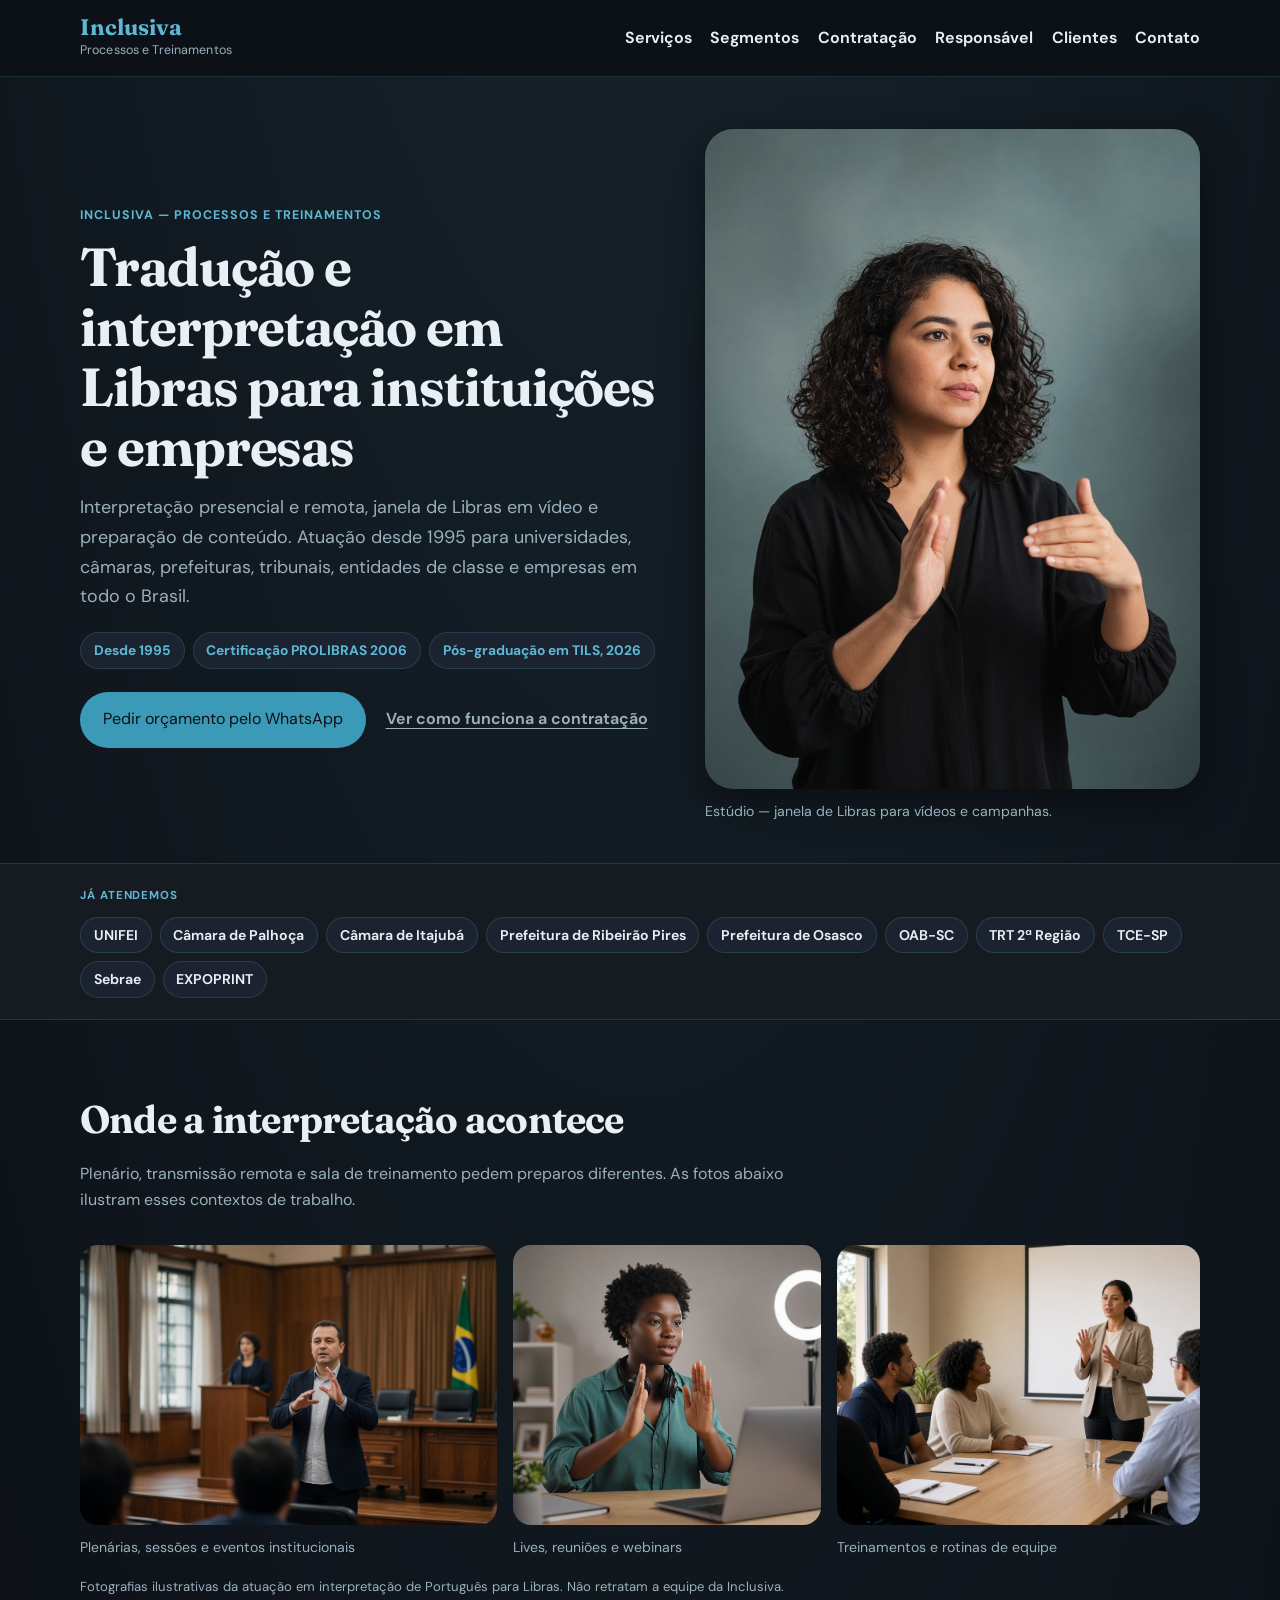
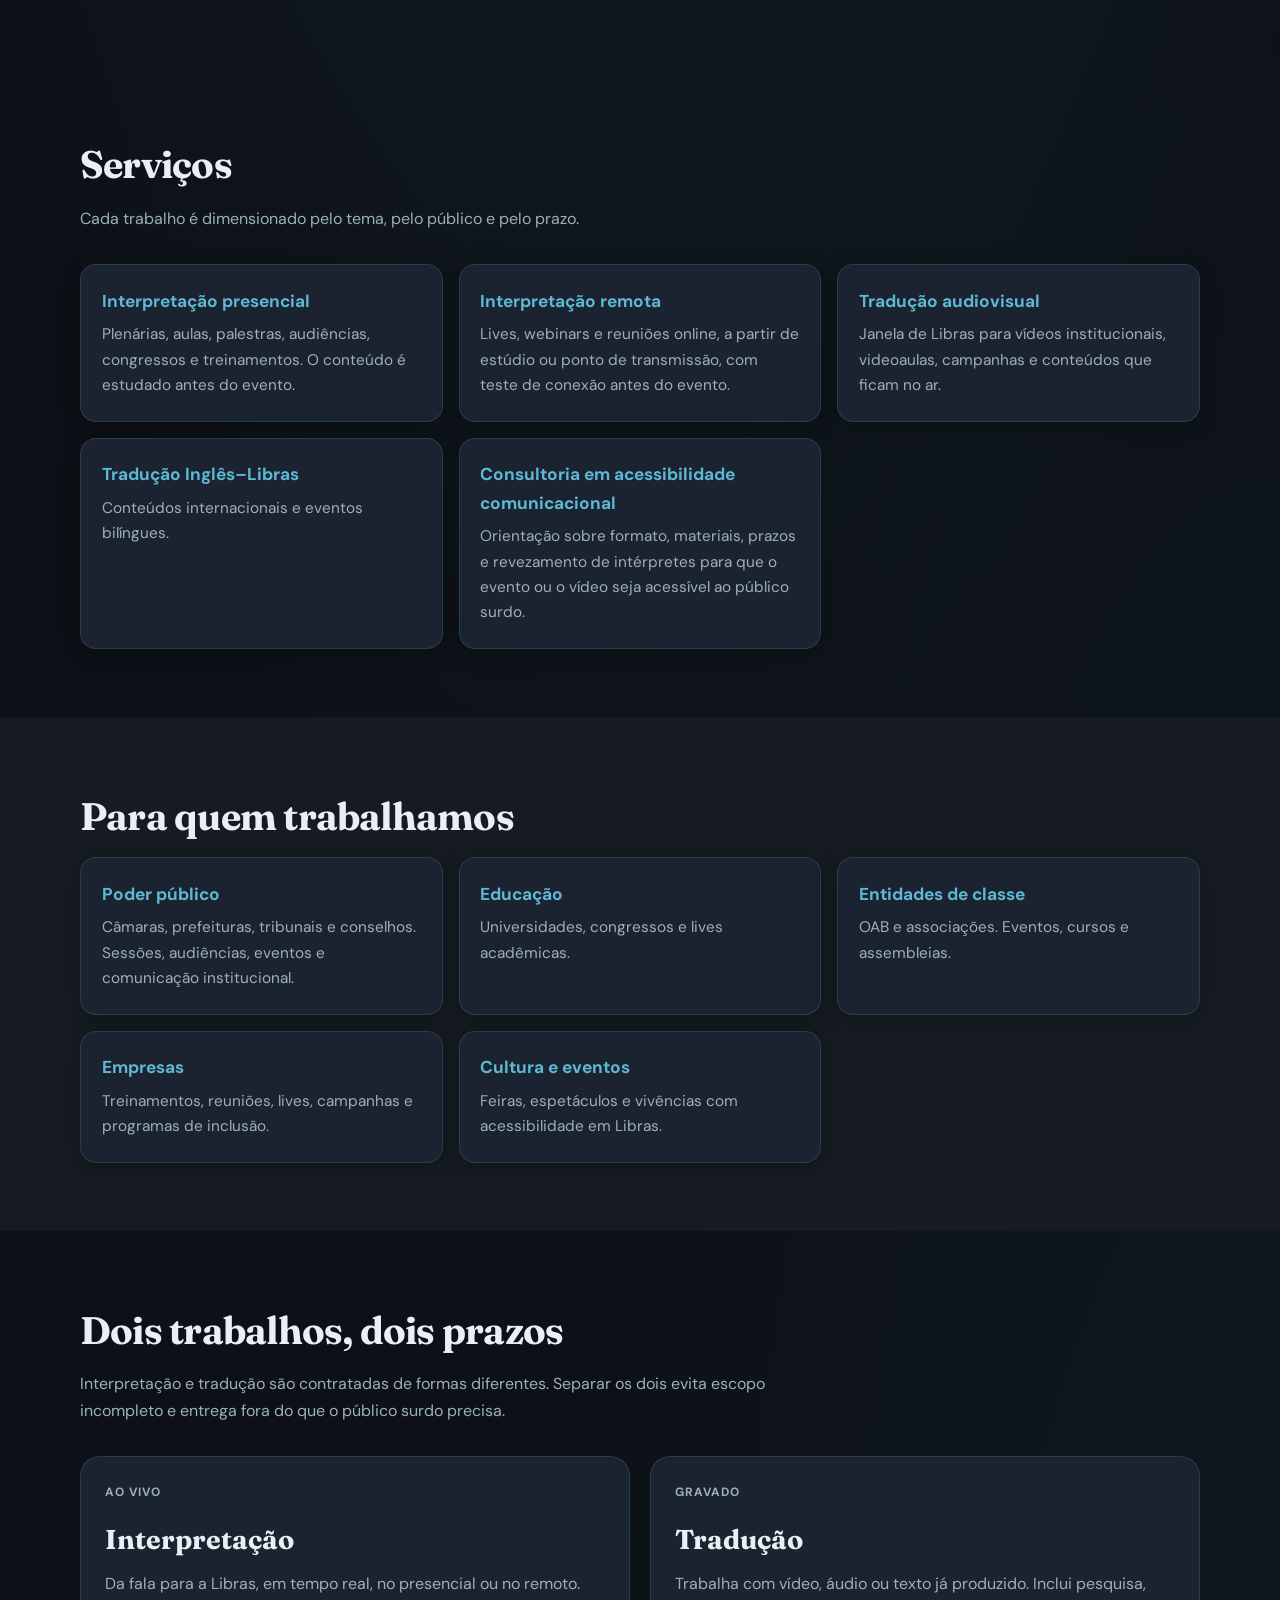
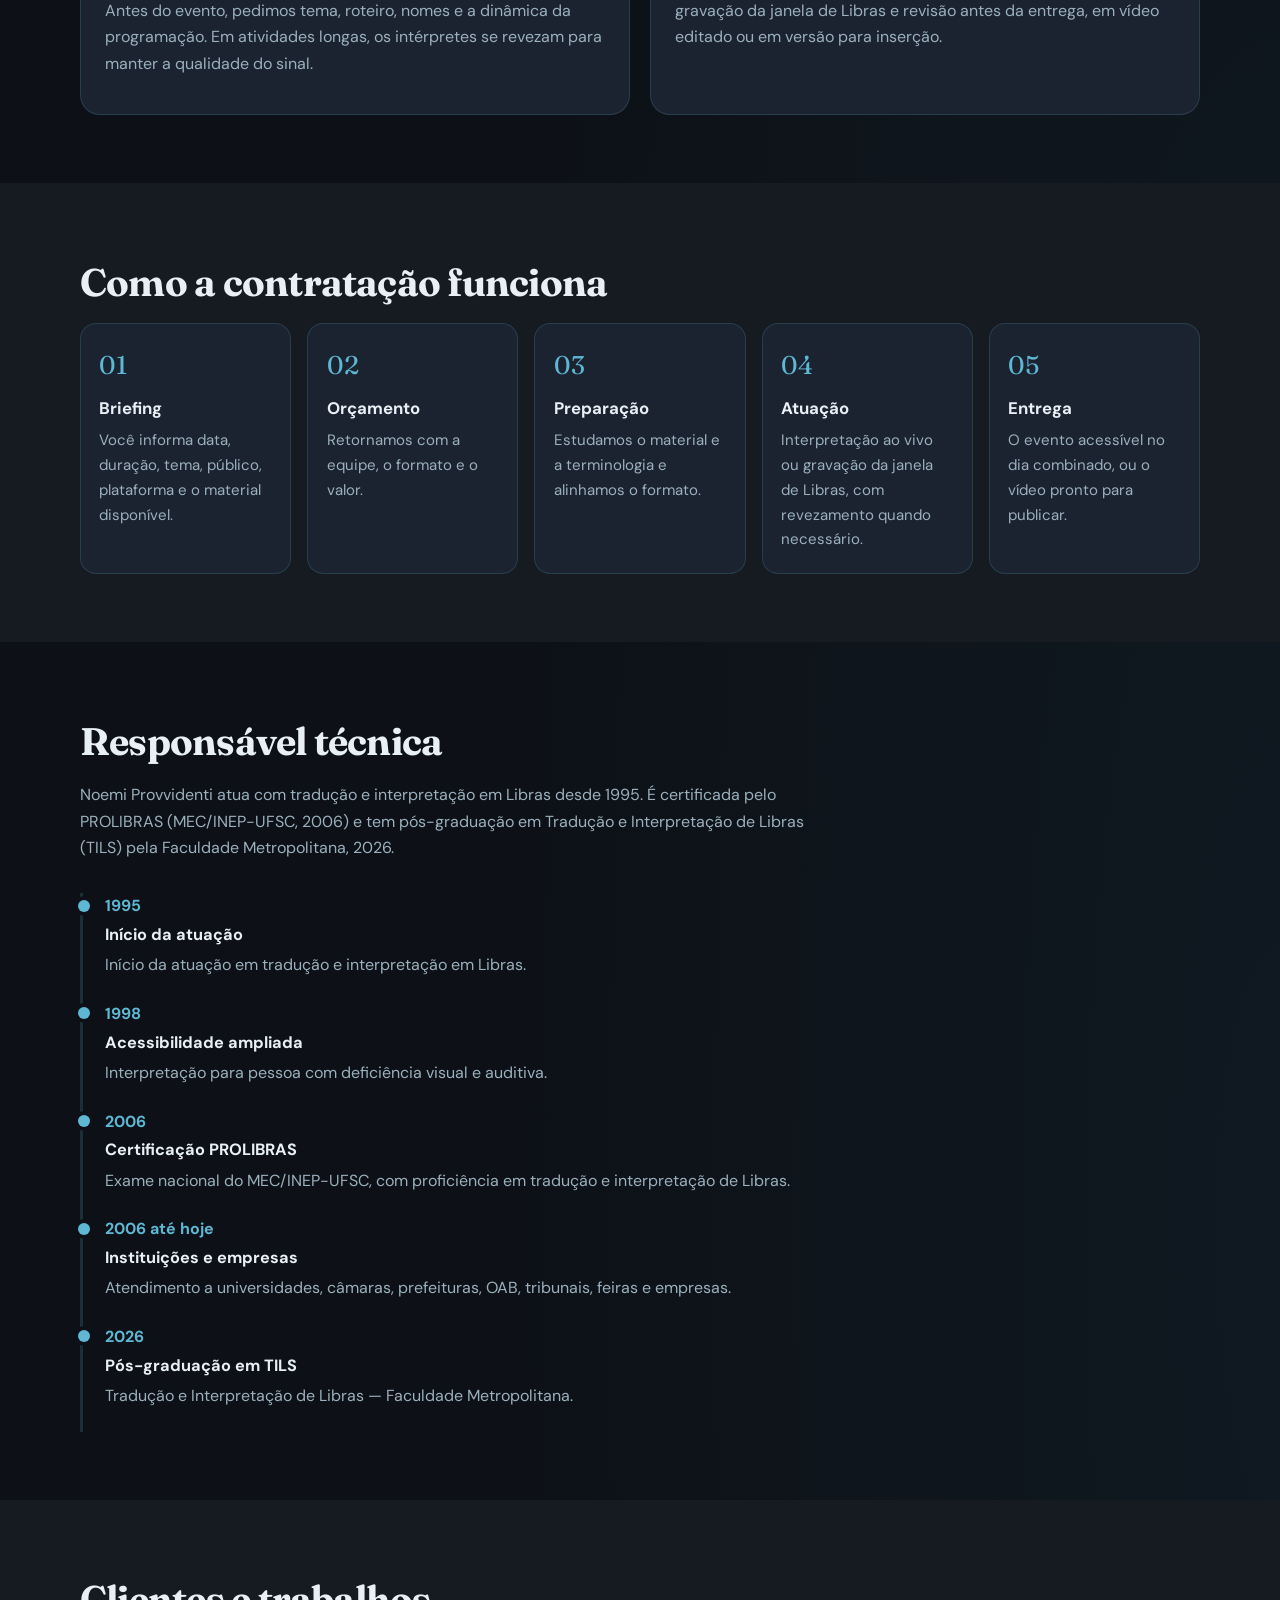
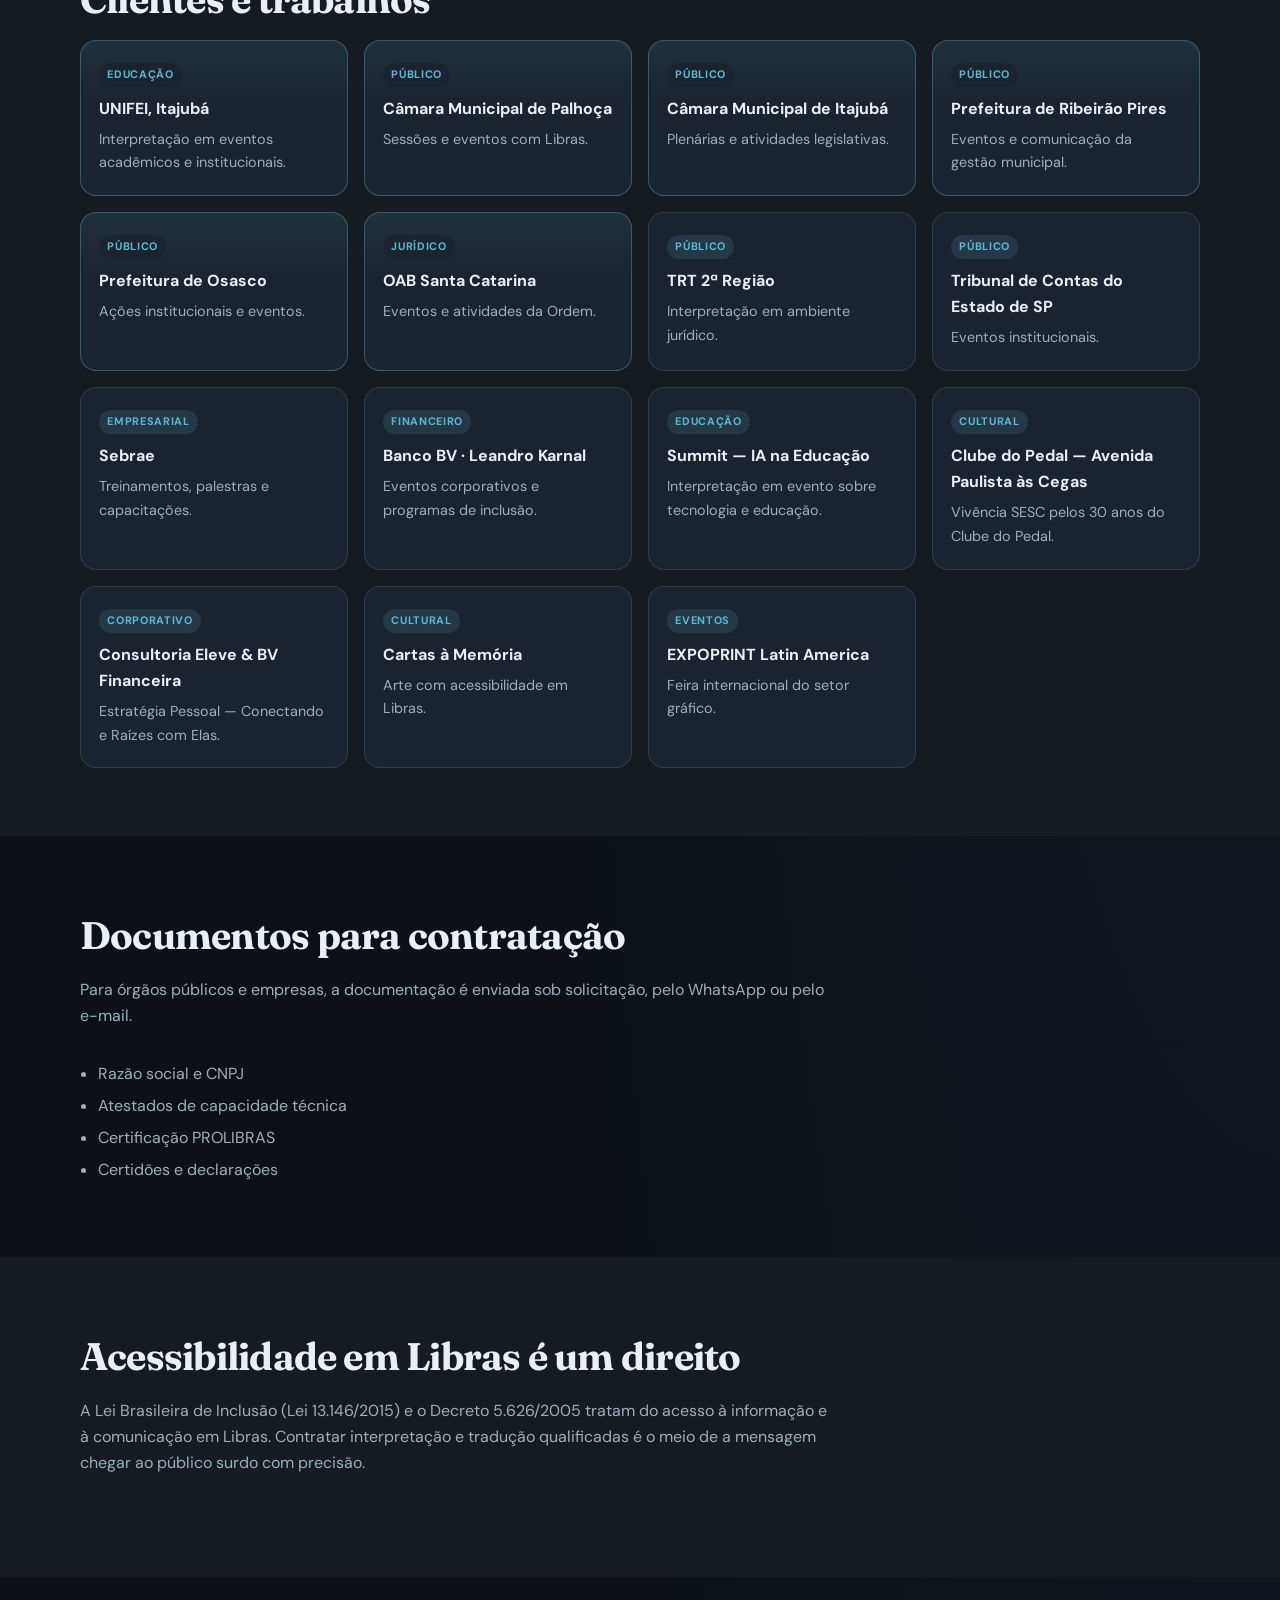
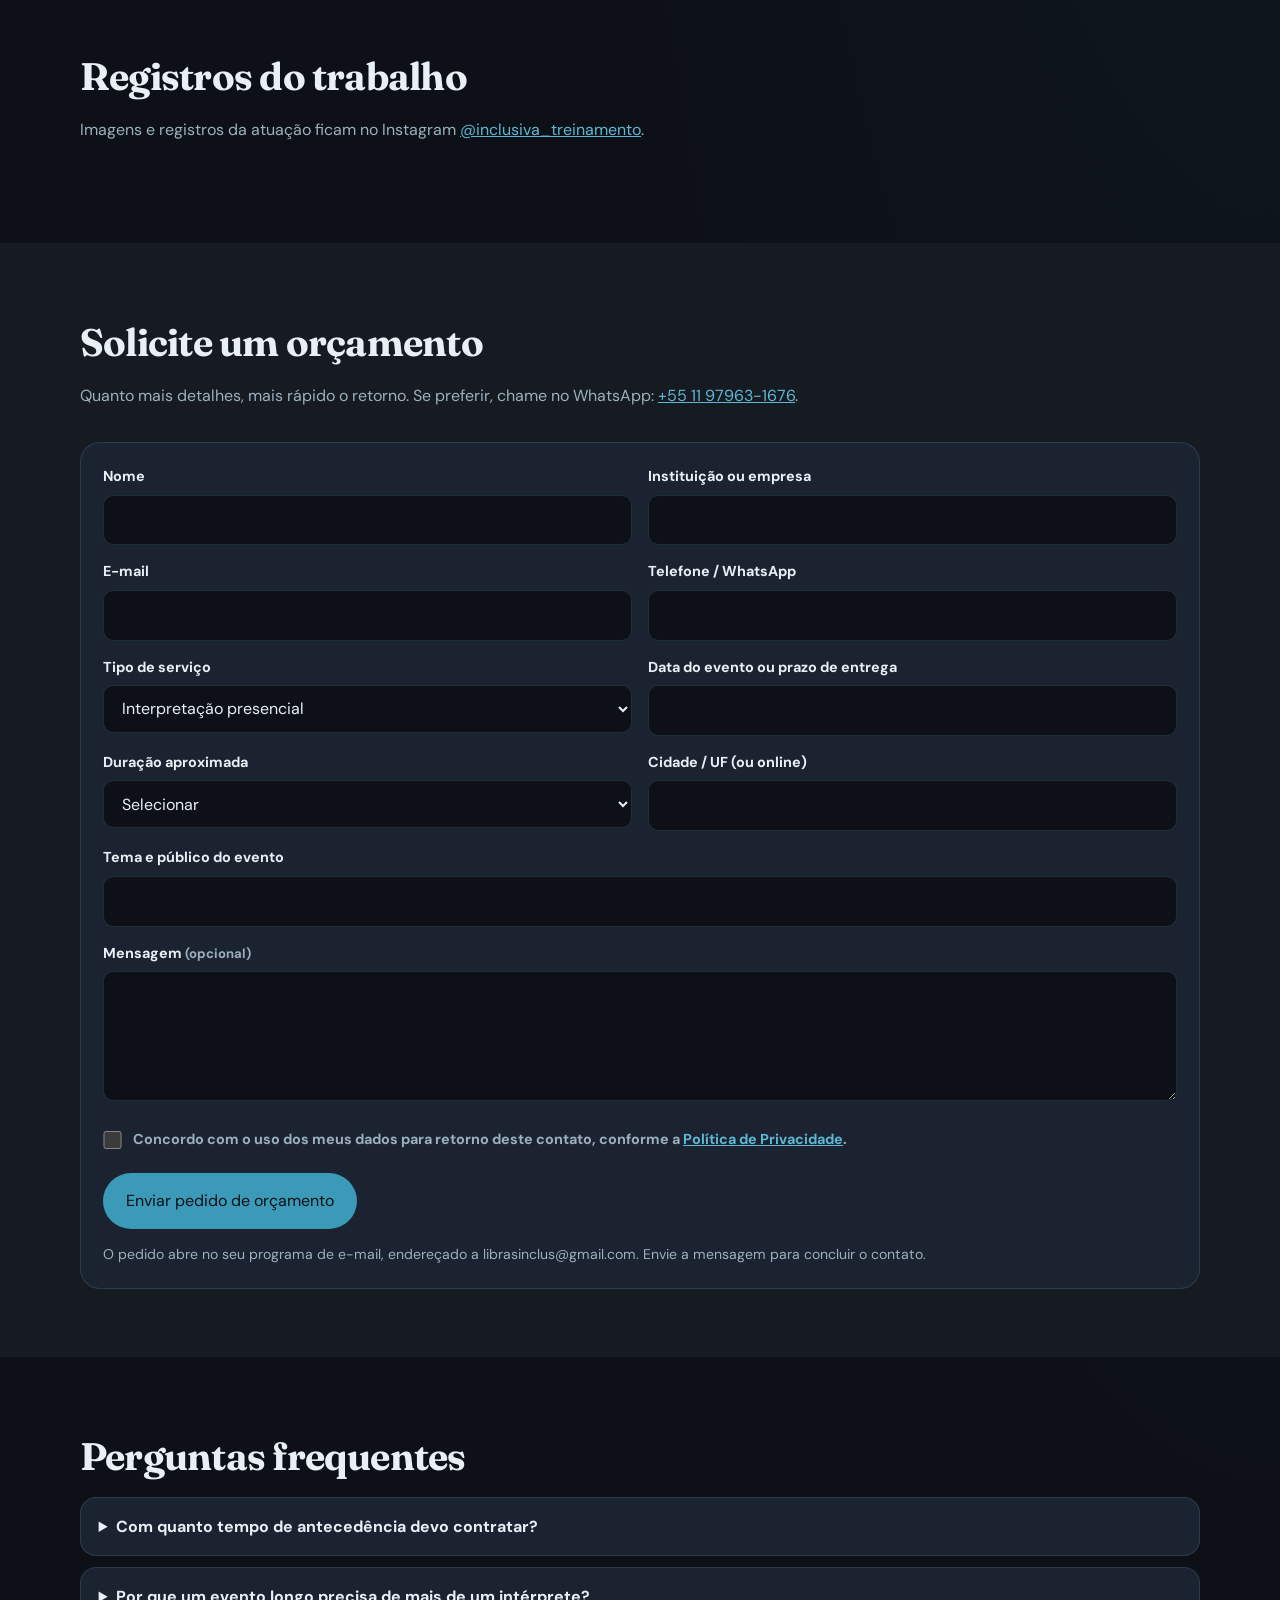
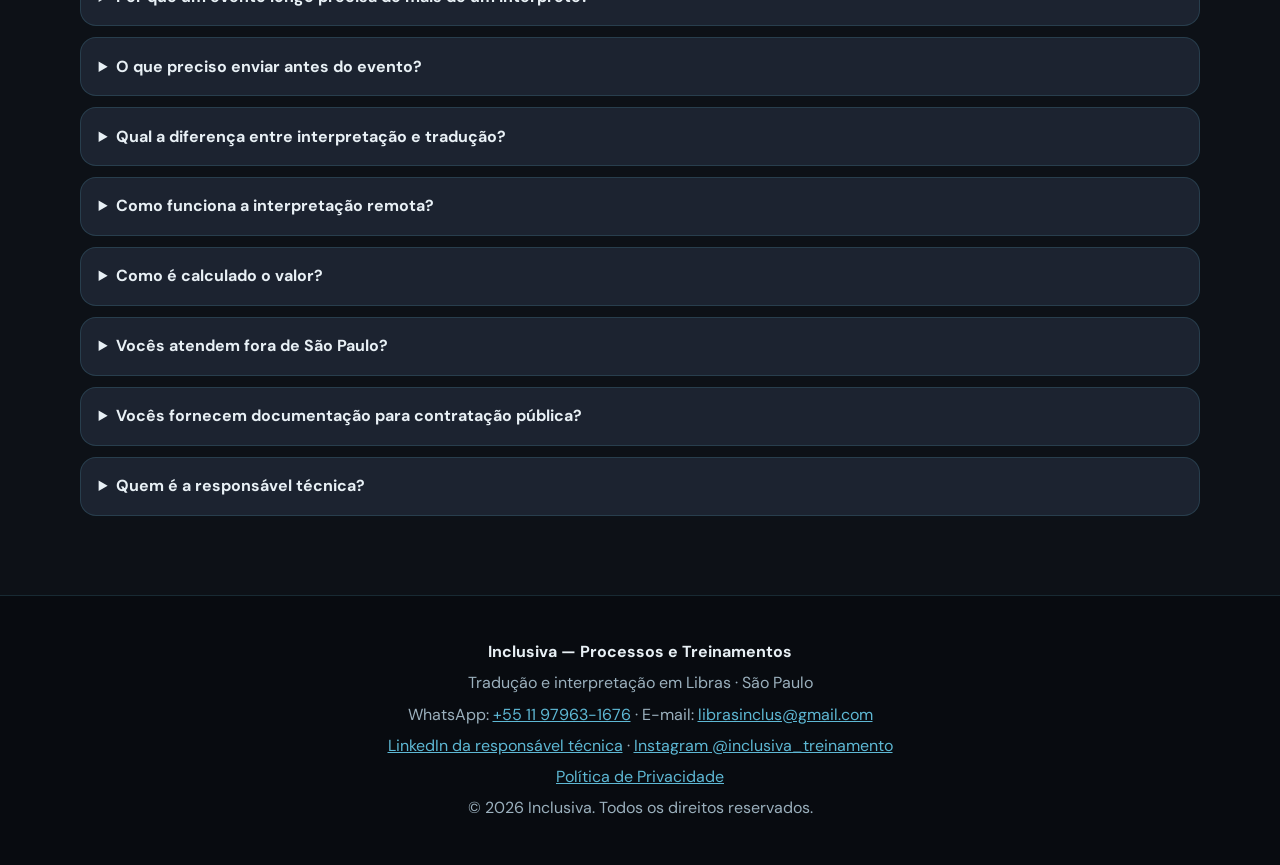
<file: index.html>
<!DOCTYPE html>
<html lang="pt-BR">
<head>
  <meta charset="UTF-8">
  <meta name="viewport" content="width=device-width, initial-scale=1.0">
  <meta name="description" content="Inclusiva - Processos e Treinamentos. Tradução e interpretação em Libras para instituições e empresas. Atuação desde 1995, certificação PROLIBRAS 2006 e pós-graduação em TILS, 2026.">
  <meta name="theme-color" content="#0d1117">
  <title>Inclusiva - Processos e Treinamentos | Tradução e interpretação em Libras</title>
  <link rel="preconnect" href="https://fonts.googleapis.com">
  <link rel="preconnect" href="https://fonts.gstatic.com" crossorigin>
  <link href="https://fonts.googleapis.com/css2?family=DM+Sans:ital,opsz,wght@0,9..40,400;0,9..40,600;0,9..40,700;1,9..40,400&family=Fraunces:opsz,wght@9..144,560;9..144,680&display=swap" rel="stylesheet">
  <link rel="stylesheet" href="style.css">
</head>
<body>
  <a class="skip-link" href="#conteudo">Ir para o conteúdo principal</a>

  <header class="site-header" role="banner">
    <div class="container header-inner">
      <a class="brand" href="#inicio" aria-label="Inclusiva - Processos e Treinamentos, início">
        <strong>Inclusiva</strong>
        <span>Processos e Treinamentos</span>
      </a>
      <button type="button" class="nav-toggle" aria-expanded="false" aria-controls="menu-principal">Menu</button>
      <nav id="menu-principal" class="main-nav" aria-label="Principal">
        <ul>
          <li><a href="#servicos">Serviços</a></li>
          <li><a href="#segmentos">Segmentos</a></li>
          <li><a href="#como-funciona">Contratação</a></li>
          <li><a href="#qualificacao">Responsável</a></li>
          <li><a href="#clientes">Clientes</a></li>
          <li><a href="#contato">Contato</a></li>
        </ul>
      </nav>
    </div>
  </header>

  <main id="conteudo">
    <section id="inicio" class="hero">
      <div class="container hero-grid reveal">
        <div class="hero-copy">
          <p class="hero-kicker">Inclusiva — Processos e Treinamentos</p>
          <h1>Tradução e interpretação em Libras para instituições e empresas</h1>
          <p class="lead">Interpretação presencial e remota, janela de Libras em vídeo e preparação de conteúdo. Atuação desde 1995 para universidades, câmaras, prefeituras, tribunais, entidades de classe e empresas em todo o Brasil.</p>
          <ul class="hero-badges" aria-label="Credenciais para contratação">
            <li>Desde 1995</li>
            <li>Certificação PROLIBRAS 2006</li>
            <li>Pós-graduação em TILS, 2026</li>
          </ul>
          <div class="hero-cta">
            <a class="btn btn-primary" href="https://wa.me/5511979631676?text=Ol%C3%A1%2C%20gostaria%20de%20um%20or%C3%A7amento%20de%20tradu%C3%A7%C3%A3o%20ou%20interpreta%C3%A7%C3%A3o%20em%20Libras.">Pedir orçamento pelo WhatsApp</a>
            <a class="text-link" href="#como-funciona">Ver como funciona a contratação</a>
          </div>
        </div>
        <figure class="hero-figure">
          <img src="interprete-estudio.jpg" width="864" height="1152" alt="Imagem ilustrativa de uma intérprete em estúdio, com as mãos em posição de sinalização em Libras">
          <figcaption>Estúdio — janela de Libras para vídeos e campanhas.</figcaption>
        </figure>
      </div>
    </section>

    <section class="clients-strip" aria-label="Instituições atendidas">
      <div class="container">
        <p class="strip-label">Já atendemos</p>
        <ul class="strip-list">
          <li>UNIFEI</li>
          <li>Câmara de Palhoça</li>
          <li>Câmara de Itajubá</li>
          <li>Prefeitura de Ribeirão Pires</li>
          <li>Prefeitura de Osasco</li>
          <li>OAB-SC</li>
          <li>TRT 2ª Região</li>
          <li>TCE-SP</li>
          <li>Sebrae</li>
          <li>EXPOPRINT</li>
        </ul>
      </div>
    </section>

    <section class="work-gallery" aria-label="Contextos de atuação">
      <div class="container reveal">
        <div class="gallery-head">
          <h2 class="section-title">Onde a interpretação acontece</h2>
          <p class="section-intro">Plenário, transmissão remota e sala de treinamento pedem preparos diferentes. As fotos abaixo ilustram esses contextos de trabalho.</p>
        </div>
        <div class="gallery-grid">
          <figure>
            <img src="interprete-evento.jpg" width="1280" height="720" alt="Imagem ilustrativa de interpretação em Libras em um plenário, com a bandeira do Brasil ao fundo">
            <figcaption>Plenárias, sessões e eventos institucionais</figcaption>
          </figure>
          <figure>
            <img src="interprete-remoto.jpg" width="1152" height="864" alt="Imagem ilustrativa de interpretação remota em Libras, diante de um computador e luz de estúdio">
            <figcaption>Lives, reuniões e webinars</figcaption>
          </figure>
          <figure>
            <img src="interprete-treinamento.jpg" width="1280" height="720" alt="Imagem ilustrativa de interpretação em Libras durante um treinamento corporativo">
            <figcaption>Treinamentos e rotinas de equipe</figcaption>
          </figure>
        </div>
        <p class="gallery-note">Fotografias ilustrativas da atuação em interpretação de Português para Libras. Não retratam a equipe da Inclusiva.</p>
      </div>
    </section>

    <section id="servicos">
      <div class="container reveal">
        <h2 class="section-title">Serviços</h2>
        <p class="section-intro">Cada trabalho é dimensionado pelo tema, pelo público e pelo prazo.</p>
        <div class="cards">
          <article class="card">
            <h3>Interpretação presencial</h3>
            <p>Plenárias, aulas, palestras, audiências, congressos e treinamentos. O conteúdo é estudado antes do evento.</p>
          </article>
          <article class="card">
            <h3>Interpretação remota</h3>
            <p>Lives, webinars e reuniões online, a partir de estúdio ou ponto de transmissão, com teste de conexão antes do evento.</p>
          </article>
          <article class="card">
            <h3>Tradução audiovisual</h3>
            <p>Janela de Libras para vídeos institucionais, videoaulas, campanhas e conteúdos que ficam no ar.</p>
          </article>
          <article class="card">
            <h3>Tradução Inglês–Libras</h3>
            <p>Conteúdos internacionais e eventos bilíngues.</p>
          </article>
          <article class="card">
            <h3>Consultoria em acessibilidade comunicacional</h3>
            <p>Orientação sobre formato, materiais, prazos e revezamento de intérpretes para que o evento ou o vídeo seja acessível ao público surdo.</p>
          </article>
        </div>
      </div>
    </section>

    <section id="segmentos" class="section-alt">
      <div class="container reveal">
        <h2 class="section-title">Para quem trabalhamos</h2>
        <div class="cards">
          <article class="card">
            <h3>Poder público</h3>
            <p>Câmaras, prefeituras, tribunais e conselhos. Sessões, audiências, eventos e comunicação institucional.</p>
          </article>
          <article class="card">
            <h3>Educação</h3>
            <p>Universidades, congressos e lives acadêmicas.</p>
          </article>
          <article class="card">
            <h3>Entidades de classe</h3>
            <p>OAB e associações. Eventos, cursos e assembleias.</p>
          </article>
          <article class="card">
            <h3>Empresas</h3>
            <p>Treinamentos, reuniões, lives, campanhas e programas de inclusão.</p>
          </article>
          <article class="card">
            <h3>Cultura e eventos</h3>
            <p>Feiras, espetáculos e vivências com acessibilidade em Libras.</p>
          </article>
        </div>
      </div>
    </section>

    <section id="formatos">
      <div class="container reveal">
        <h2 class="section-title">Dois trabalhos, dois prazos</h2>
        <p class="section-intro">Interpretação e tradução são contratadas de formas diferentes. Separar os dois evita escopo incompleto e entrega fora do que o público surdo precisa.</p>
        <div class="format-grid">
          <article class="format-card">
            <p class="format-kicker">Ao vivo</p>
            <h3>Interpretação</h3>
            <p>Da fala para a Libras, em tempo real, no presencial ou no remoto. Antes do evento, pedimos tema, roteiro, nomes e a dinâmica da programação. Em atividades longas, os intérpretes se revezam para manter a qualidade do sinal.</p>
          </article>
          <article class="format-card">
            <p class="format-kicker">Gravado</p>
            <h3>Tradução</h3>
            <p>Trabalha com vídeo, áudio ou texto já produzido. Inclui pesquisa, gravação da janela de Libras e revisão antes da entrega, em vídeo editado ou em versão para inserção.</p>
          </article>
        </div>
      </div>
    </section>

    <section id="como-funciona" class="section-alt">
      <div class="container reveal">
        <h2 class="section-title">Como a contratação funciona</h2>
        <ol class="steps">
          <li>
            <h3>Briefing</h3>
            <p>Você informa data, duração, tema, público, plataforma e o material disponível.</p>
          </li>
          <li>
            <h3>Orçamento</h3>
            <p>Retornamos com a equipe, o formato e o valor.</p>
          </li>
          <li>
            <h3>Preparação</h3>
            <p>Estudamos o material e a terminologia e alinhamos o formato.</p>
          </li>
          <li>
            <h3>Atuação</h3>
            <p>Interpretação ao vivo ou gravação da janela de Libras, com revezamento quando necessário.</p>
          </li>
          <li>
            <h3>Entrega</h3>
            <p>O evento acessível no dia combinado, ou o vídeo pronto para publicar.</p>
          </li>
        </ol>
      </div>
    </section>

    <section id="qualificacao">
      <div class="container reveal">
        <h2 class="section-title">Responsável técnica</h2>
        <p class="section-intro">Noemi Provvidenti atua com tradução e interpretação em Libras desde 1995. É certificada pelo PROLIBRAS (MEC/INEP-UFSC, 2006) e tem pós-graduação em Tradução e Interpretação de Libras (TILS) pela Faculdade Metropolitana, 2026.</p>
        <div class="timeline" aria-label="Trajetória profissional">
          <article class="timeline-item">
            <time datetime="1995">1995</time>
            <h3>Início da atuação</h3>
            <p>Início da atuação em tradução e interpretação em Libras.</p>
          </article>
          <article class="timeline-item">
            <time datetime="1998">1998</time>
            <h3>Acessibilidade ampliada</h3>
            <p>Interpretação para pessoa com deficiência visual e auditiva.</p>
          </article>
          <article class="timeline-item">
            <time datetime="2006">2006</time>
            <h3>Certificação PROLIBRAS</h3>
            <p>Exame nacional do MEC/INEP-UFSC, com proficiência em tradução e interpretação de Libras.</p>
          </article>
          <article class="timeline-item">
            <time datetime="2006">2006 até hoje</time>
            <h3>Instituições e empresas</h3>
            <p>Atendimento a universidades, câmaras, prefeituras, OAB, tribunais, feiras e empresas.</p>
          </article>
          <article class="timeline-item">
            <time datetime="2026">2026</time>
            <h3>Pós-graduação em TILS</h3>
            <p>Tradução e Interpretação de Libras — Faculdade Metropolitana.</p>
          </article>
        </div>
      </div>
    </section>

    <section id="clientes" class="section-alt">
      <div class="container reveal">
        <h2 class="section-title">Clientes e trabalhos</h2>
        <div class="portfolio-grid">
          <article class="portfolio-card featured">
            <span class="portfolio-tag">Educação</span>
            <h3>UNIFEI, Itajubá</h3>
            <p>Interpretação em eventos acadêmicos e institucionais.</p>
          </article>
          <article class="portfolio-card featured">
            <span class="portfolio-tag">Público</span>
            <h3>Câmara Municipal de Palhoça</h3>
            <p>Sessões e eventos com Libras.</p>
          </article>
          <article class="portfolio-card featured">
            <span class="portfolio-tag">Público</span>
            <h3>Câmara Municipal de Itajubá</h3>
            <p>Plenárias e atividades legislativas.</p>
          </article>
          <article class="portfolio-card featured">
            <span class="portfolio-tag">Público</span>
            <h3>Prefeitura de Ribeirão Pires</h3>
            <p>Eventos e comunicação da gestão municipal.</p>
          </article>
          <article class="portfolio-card featured">
            <span class="portfolio-tag">Público</span>
            <h3>Prefeitura de Osasco</h3>
            <p>Ações institucionais e eventos.</p>
          </article>
          <article class="portfolio-card featured">
            <span class="portfolio-tag">Jurídico</span>
            <h3>OAB Santa Catarina</h3>
            <p>Eventos e atividades da Ordem.</p>
          </article>
          <article class="portfolio-card">
            <span class="portfolio-tag">Público</span>
            <h3>TRT 2ª Região</h3>
            <p>Interpretação em ambiente jurídico.</p>
          </article>
          <article class="portfolio-card">
            <span class="portfolio-tag">Público</span>
            <h3>Tribunal de Contas do Estado de SP</h3>
            <p>Eventos institucionais.</p>
          </article>
          <article class="portfolio-card">
            <span class="portfolio-tag">Empresarial</span>
            <h3>Sebrae</h3>
            <p>Treinamentos, palestras e capacitações.</p>
          </article>
          <article class="portfolio-card">
            <span class="portfolio-tag">Financeiro</span>
            <h3>Banco BV · Leandro Karnal</h3>
            <p>Eventos corporativos e programas de inclusão.</p>
          </article>
          <article class="portfolio-card">
            <span class="portfolio-tag">Educação</span>
            <h3>Summit — IA na Educação</h3>
            <p>Interpretação em evento sobre tecnologia e educação.</p>
          </article>
          <article class="portfolio-card">
            <span class="portfolio-tag">Cultural</span>
            <h3>Clube do Pedal — Avenida Paulista às Cegas</h3>
            <p>Vivência SESC pelos 30 anos do Clube do Pedal.</p>
          </article>
          <article class="portfolio-card">
            <span class="portfolio-tag">Corporativo</span>
            <h3>Consultoria Eleve &amp; BV Financeira</h3>
            <p>Estratégia Pessoal — Conectando e Raízes com Elas.</p>
          </article>
          <article class="portfolio-card">
            <span class="portfolio-tag">Cultural</span>
            <h3>Cartas à Memória</h3>
            <p>Arte com acessibilidade em Libras.</p>
          </article>
          <article class="portfolio-card">
            <span class="portfolio-tag">Eventos</span>
            <h3>EXPOPRINT Latin America</h3>
            <p>Feira internacional do setor gráfico.</p>
          </article>
        </div>
      </div>
    </section>

    <section id="documentos">
      <div class="container reveal">
        <h2 class="section-title">Documentos para contratação</h2>
        <p class="section-intro">Para órgãos públicos e empresas, a documentação é enviada sob solicitação, pelo WhatsApp ou pelo e-mail.</p>
        <ul class="plain-list">
          <li>Razão social e CNPJ</li>
          <li>Atestados de capacidade técnica</li>
          <li>Certificação PROLIBRAS</li>
          <li>Certidões e declarações</li>
        </ul>
      </div>
    </section>

    <section id="direito" class="section-alt">
      <div class="container reveal">
        <h2 class="section-title">Acessibilidade em Libras é um direito</h2>
        <p class="section-intro">A Lei Brasileira de Inclusão (Lei 13.146/2015) e o Decreto 5.626/2005 tratam do acesso à informação e à comunicação em Libras. Contratar interpretação e tradução qualificadas é o meio de a mensagem chegar ao público surdo com precisão.</p>
      </div>
    </section>

    <section id="registros">
      <div class="container reveal">
        <h2 class="section-title">Registros do trabalho</h2>
        <p class="section-intro">Imagens e registros da atuação ficam no Instagram <a href="https://www.instagram.com/inclusiva_treinamento" target="_blank" rel="noopener noreferrer">@inclusiva_treinamento</a>.</p>
      </div>
    </section>

    <section id="contato" class="section-alt">
      <div class="container reveal">
        <h2 class="section-title">Solicite um orçamento</h2>
        <p class="section-intro">Quanto mais detalhes, mais rápido o retorno. Se preferir, chame no WhatsApp: <a href="https://wa.me/5511979631676">+55 11 97963-1676</a>.</p>
        <form id="contact-form" class="contact-form" aria-label="Formulário de orçamento">
          <div class="form-grid">
            <div>
              <label for="name">Nome</label>
              <input type="text" id="name" name="name" required autocomplete="name">
            </div>
            <div>
              <label for="org">Instituição ou empresa</label>
              <input type="text" id="org" name="org" autocomplete="organization">
            </div>
            <div>
              <label for="email">E-mail</label>
              <input type="email" id="email" name="email" required autocomplete="email">
            </div>
            <div>
              <label for="phone">Telefone / WhatsApp</label>
              <input type="tel" id="phone" name="phone" required autocomplete="tel">
            </div>
            <div>
              <label for="service">Tipo de serviço</label>
              <select id="service" name="service">
                <option>Interpretação presencial</option>
                <option>Interpretação remota</option>
                <option>Tradução audiovisual (janela de Libras)</option>
                <option>Inglês–Libras</option>
                <option>Consultoria</option>
                <option>Ainda não sei</option>
              </select>
            </div>
            <div>
              <label for="event-date">Data do evento ou prazo de entrega</label>
              <input type="text" id="event-date" name="event-date" autocomplete="off">
            </div>
            <div>
              <label for="duration">Duração aproximada</label>
              <select id="duration" name="duration">
                <option value="">Selecionar</option>
                <option>Até 1 hora</option>
                <option>1 a 3 horas</option>
                <option>Meio período</option>
                <option>Dia inteiro</option>
                <option>Vários dias</option>
              </select>
            </div>
            <div>
              <label for="city">Cidade / UF (ou online)</label>
              <input type="text" id="city" name="city" autocomplete="address-level2">
            </div>
            <div class="form-span">
              <label for="topic">Tema e público do evento</label>
              <input type="text" id="topic" name="topic">
            </div>
            <div class="form-span">
              <label for="message">Mensagem <span class="gallery-note">(opcional)</span></label>
              <textarea id="message" name="message" rows="4"></textarea>
            </div>
          </div>
          <div class="check">
            <input type="checkbox" id="privacy" name="privacy" required>
            <label for="privacy">Concordo com o uso dos meus dados para retorno deste contato, conforme a <a href="politica-de-privacidade.html">Política de Privacidade</a>.</label>
          </div>
          <button type="submit" class="btn btn-primary">Enviar pedido de orçamento</button>
          <p class="form-note">O pedido abre no seu programa de e-mail, endereçado a librasinclus@gmail.com. Envie a mensagem para concluir o contato.</p>
        </form>
      </div>
    </section>

    <section id="faq">
      <div class="container reveal">
        <h2 class="section-title">Perguntas frequentes</h2>
        <div class="faq">
          <details>
            <summary>Com quanto tempo de antecedência devo contratar?</summary>
            <p>Quanto antes, melhor, porque a preparação do conteúdo e a montagem da equipe levam tempo. Para demandas urgentes, entre em contato pelo WhatsApp para avaliarmos a disponibilidade.</p>
          </details>
          <details>
            <summary>Por que um evento longo precisa de mais de um intérprete?</summary>
            <p>Interpretar em Libras exige esforço físico e cognitivo. Em atividades longas, os intérpretes se revezam para manter a precisão do sinal.</p>
          </details>
          <details>
            <summary>O que preciso enviar antes do evento?</summary>
            <p>Tema, programação, roteiro ou apresentação, nomes de palestrantes e termos técnicos, além de plataforma e data. Esse material permite a preparação antes da atuação.</p>
          </details>
          <details>
            <summary>Qual a diferença entre interpretação e tradução?</summary>
            <p>Interpretação acontece ao vivo, em tempo real. Tradução trabalha com conteúdo já produzido — vídeo, áudio ou texto — e inclui pesquisa, gravação e revisão da janela de Libras.</p>
          </details>
          <details>
            <summary>Como funciona a interpretação remota?</summary>
            <p>A atuação é feita de estúdio ou de um ponto de transmissão, em lives, webinars e reuniões online. Há teste de conexão antes do evento para checar imagem e áudio.</p>
          </details>
          <details>
            <summary>Como é calculado o valor?</summary>
            <p>Depende do formato, da duração, do tema, do número de profissionais e do local. O orçamento é enviado depois do briefing.</p>
          </details>
          <details>
            <summary>Vocês atendem fora de São Paulo?</summary>
            <p>Sim. O atendimento é presencial ou remoto, em todo o Brasil. Quando há deslocamento, ele entra no orçamento.</p>
          </details>
          <details>
            <summary>Vocês fornecem documentação para contratação pública?</summary>
            <p>Sim. CNPJ, atestados de capacidade técnica e certificação são enviados sob solicitação. Veja a seção <a href="#documentos">Documentos para contratação</a>.</p>
          </details>
          <details>
            <summary>Quem é a responsável técnica?</summary>
            <p>Noemi Provvidenti, com atuação desde 1995, certificação PROLIBRAS (2006) e pós-graduação em TILS (2026).</p>
          </details>
        </div>
      </div>
    </section>
  </main>

  <footer class="site-footer" role="contentinfo">
    <div class="container">
      <p><strong>Inclusiva — Processos e Treinamentos</strong></p>
      <p>Tradução e interpretação em Libras · São Paulo</p>
      <p>WhatsApp: <a href="https://wa.me/5511979631676">+55 11 97963-1676</a> · E-mail: <a href="mailto:librasinclus@gmail.com">librasinclus@gmail.com</a></p>
      <p><a href="https://www.linkedin.com/in/noemi-provvidenti/" target="_blank" rel="noopener noreferrer">LinkedIn da responsável técnica</a> · <a href="https://www.instagram.com/inclusiva_treinamento" target="_blank" rel="noopener noreferrer">Instagram @inclusiva_treinamento</a></p>
      <p><a href="politica-de-privacidade.html">Política de Privacidade</a></p>
      <p>&copy; <span id="year"></span> Inclusiva. Todos os direitos reservados.</p>
    </div>
  </footer>

  <button type="button" class="back-to-top" aria-label="Voltar ao topo">↑</button>
  <script src="script.js"></script>
</body>
</html>
</file>
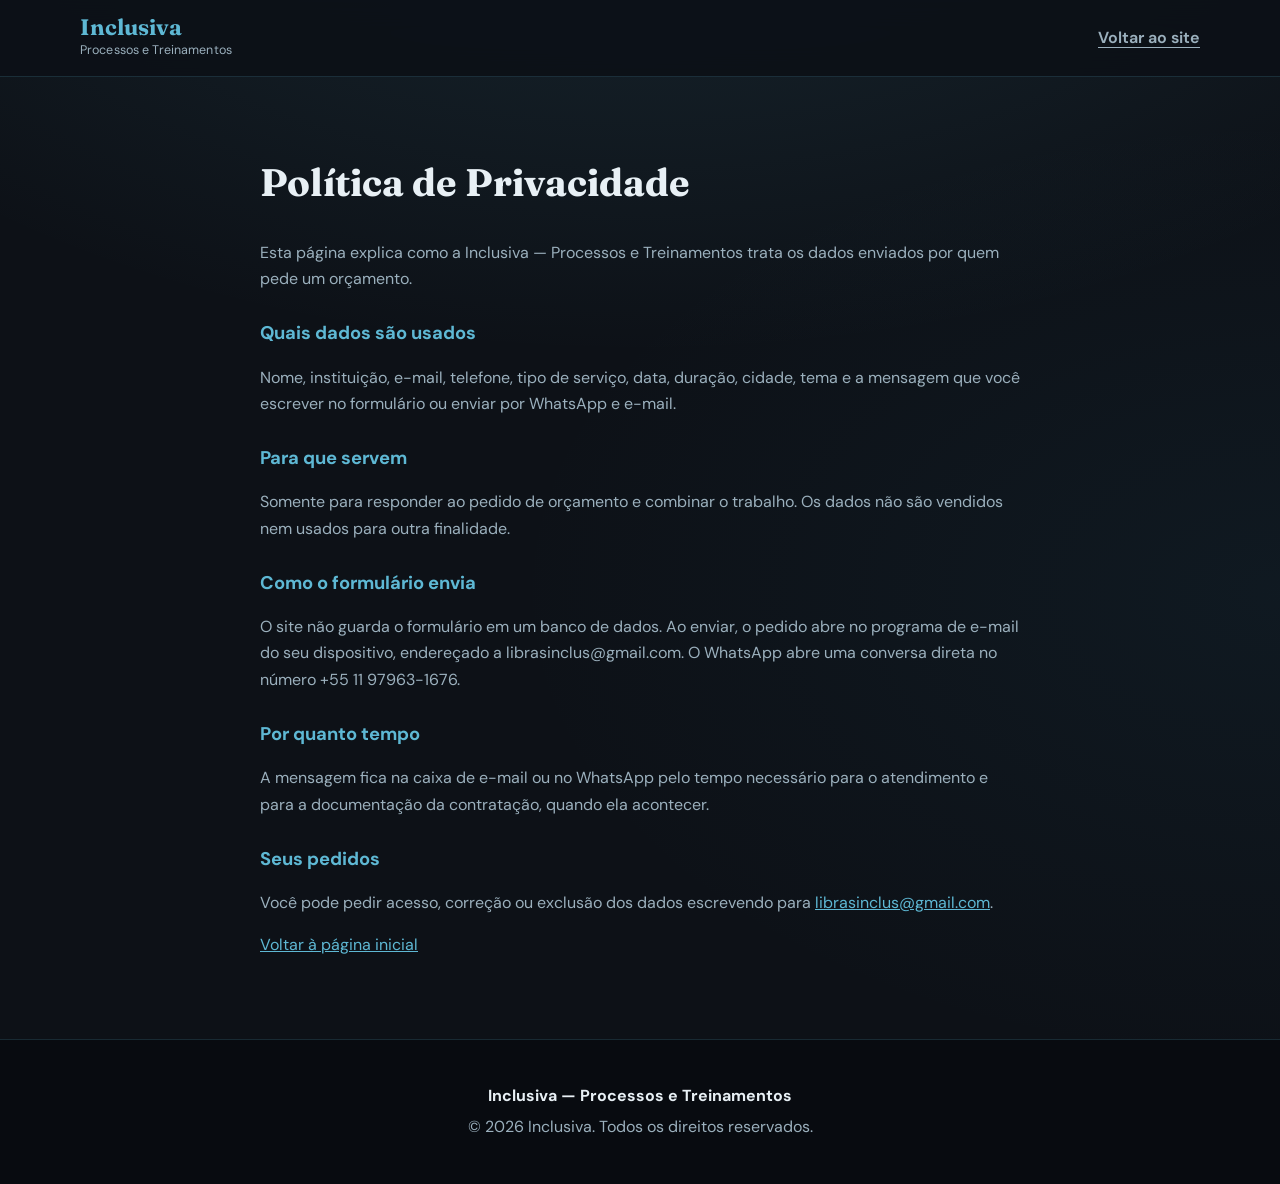
<file: politica-de-privacidade.html>
<!DOCTYPE html>
<html lang="pt-BR">
<head>
  <meta charset="UTF-8">
  <meta name="viewport" content="width=device-width, initial-scale=1.0">
  <meta name="description" content="Política de Privacidade da Inclusiva - Processos e Treinamentos.">
  <meta name="theme-color" content="#0d1117">
  <title>Política de Privacidade | Inclusiva</title>
  <link rel="preconnect" href="https://fonts.googleapis.com">
  <link rel="preconnect" href="https://fonts.gstatic.com" crossorigin>
  <link href="https://fonts.googleapis.com/css2?family=DM+Sans:ital,opsz,wght@0,9..40,400;0,9..40,600;0,9..40,700&family=Fraunces:opsz,wght@9..144,560;9..144,680&display=swap" rel="stylesheet">
  <link rel="stylesheet" href="style.css">
</head>
<body>
  <a class="skip-link" href="#conteudo">Ir para o conteúdo principal</a>
  <header class="site-header" role="banner">
    <div class="container header-inner">
      <a class="brand" href="index.html" aria-label="Inclusiva - Processos e Treinamentos, início">
        <strong>Inclusiva</strong>
        <span>Processos e Treinamentos</span>
      </a>
      <a class="text-link" href="index.html#contato">Voltar ao site</a>
    </div>
  </header>
  <main id="conteudo" class="page-narrow">
    <h1>Política de Privacidade</h1>
    <p>Esta página explica como a Inclusiva — Processos e Treinamentos trata os dados enviados por quem pede um orçamento.</p>
    <h2>Quais dados são usados</h2>
    <p>Nome, instituição, e-mail, telefone, tipo de serviço, data, duração, cidade, tema e a mensagem que você escrever no formulário ou enviar por WhatsApp e e-mail.</p>
    <h2>Para que servem</h2>
    <p>Somente para responder ao pedido de orçamento e combinar o trabalho. Os dados não são vendidos nem usados para outra finalidade.</p>
    <h2>Como o formulário envia</h2>
    <p>O site não guarda o formulário em um banco de dados. Ao enviar, o pedido abre no programa de e-mail do seu dispositivo, endereçado a librasinclus@gmail.com. O WhatsApp abre uma conversa direta no número +55 11 97963-1676.</p>
    <h2>Por quanto tempo</h2>
    <p>A mensagem fica na caixa de e-mail ou no WhatsApp pelo tempo necessário para o atendimento e para a documentação da contratação, quando ela acontecer.</p>
    <h2>Seus pedidos</h2>
    <p>Você pode pedir acesso, correção ou exclusão dos dados escrevendo para <a href="mailto:librasinclus@gmail.com">librasinclus@gmail.com</a>.</p>
    <p><a href="index.html">Voltar à página inicial</a></p>
  </main>
  <footer class="site-footer" role="contentinfo">
    <div class="container">
      <p><strong>Inclusiva — Processos e Treinamentos</strong></p>
      <p>&copy; <span id="year"></span> Inclusiva. Todos os direitos reservados.</p>
    </div>
  </footer>
  <script src="script.js"></script>
</body>
</html>
</file>
<file: style.css>
/* Inclusiva - Processos e Treinamentos — fundo #0d1117 */
:root {
  --teal: #5eb8d4;
  --teal-deep: #3a9ab8;
  --teal-soft: rgba(94, 184, 212, 0.14);
  --sand: #1c2330;
  --bg: #0d1117;
  --bg-alt: #161b22;
  --surface: #1c2330;
  --ink: #e8f0f5;
  --muted: #9bb0bd;
  --line: rgba(94, 184, 212, 0.18);
  --white: #ffffff;
  --radius: 16px;
  --shadow: 0 12px 40px rgba(0, 0, 0, 0.45);
  --header-h: 76px;
  --font-sans: "DM Sans", system-ui, sans-serif;
  --font-display: "Fraunces", Georgia, serif;
}

*, *::before, *::after { box-sizing: border-box; }
html { scroll-behavior: smooth; color-scheme: dark; }
body {
  margin: 0;
  font-family: var(--font-sans);
  color: var(--ink);
  background: var(--bg);
  background-image:
    radial-gradient(ellipse 80% 50% at 50% -20%, rgba(94, 184, 212, 0.15), transparent),
    radial-gradient(ellipse 60% 40% at 100% 50%, rgba(45, 122, 154, 0.08), transparent);
  line-height: 1.65;
  min-height: 100vh;
}

.skip-link {
  position: absolute;
  left: -9999px;
  top: 0;
  z-index: 10000;
  padding: 0.75rem 1.25rem;
  background: var(--teal-deep);
  color: var(--white);
  font-weight: 700;
  text-decoration: none;
}
.skip-link:focus { left: 0; outline: 3px solid var(--teal); outline-offset: 2px; }
:focus-visible { outline: 3px solid var(--teal); outline-offset: 3px; }

img { max-width: 100%; height: auto; display: block; }
a { color: var(--teal); }
a:hover { color: #8fd4ea; }

.container { width: min(1120px, 92vw); margin-inline: auto; }

.site-header {
  position: sticky;
  top: 0;
  z-index: 1000;
  background: rgba(13, 17, 23, 0.92);
  backdrop-filter: blur(14px);
  border-bottom: 1px solid var(--line);
}
.site-header.is-scrolled { box-shadow: var(--shadow); }

.header-inner {
  display: flex;
  align-items: center;
  justify-content: space-between;
  min-height: var(--header-h);
  gap: 1rem;
}

.brand {
  display: flex;
  flex-direction: column;
  text-decoration: none;
  color: var(--ink);
}
.brand strong {
  font-family: var(--font-display);
  font-size: 1.4rem;
  font-weight: 680;
  color: var(--teal);
  line-height: 1.1;
}
.brand span { font-size: 0.78rem; color: var(--muted); letter-spacing: 0.01em; }

.nav-toggle {
  display: none;
  border: 2px solid var(--teal);
  background: var(--surface);
  color: var(--teal);
  border-radius: 999px;
  padding: 0.45rem 0.9rem;
  font: inherit;
  font-weight: 700;
  cursor: pointer;
}

.main-nav ul {
  list-style: none;
  margin: 0;
  padding: 0;
  display: flex;
  gap: 1.15rem;
  align-items: center;
}
.main-nav a {
  text-decoration: none;
  font-weight: 650;
  color: var(--ink);
  padding: 0.35rem 0;
  border-bottom: 2px solid transparent;
}
.main-nav a:hover,
.main-nav a:focus-visible { color: var(--teal); border-bottom-color: var(--teal); }
.nav-ig {
  background: var(--teal-soft);
  color: var(--teal);
  border-radius: 999px;
  padding: 0.4rem 0.8rem !important;
  border-bottom: none !important;
}

@media (max-width: 980px) {
  .nav-toggle { display: inline-flex; }
  .main-nav {
    position: absolute;
    left: 0;
    right: 0;
    top: var(--header-h);
    background: var(--bg-alt);
    border-bottom: 1px solid var(--line);
    max-height: 0;
    overflow: hidden;
    transition: max-height 0.35s ease;
  }
  .main-nav.is-open { max-height: 520px; }
  .main-nav ul {
    flex-direction: column;
    padding: 1rem 4vw 1.4rem;
    align-items: flex-start;
    gap: 0.85rem;
  }
}

.hero { padding: 3.25rem 0 2.5rem; }
.hero-grid {
  display: grid;
  grid-template-columns: 1.08fr 0.92fr;
  gap: 2.75rem;
  align-items: center;
}
.hero-kicker {
  margin: 0 0 0.75rem;
  font-size: 0.78rem;
  font-weight: 700;
  letter-spacing: 0.08em;
  text-transform: uppercase;
  color: var(--teal);
}
.hero h1 {
  font-family: var(--font-display);
  font-size: clamp(2.15rem, 4.4vw, 3.35rem);
  font-weight: 680;
  line-height: 1.12;
  letter-spacing: -0.02em;
  margin: 0 0 1rem;
  color: var(--ink);
}
.lead {
  font-size: 1.12rem;
  color: var(--muted);
  margin: 0 0 1.25rem;
  max-width: 42rem;
}
.hero-badges {
  display: flex;
  flex-wrap: wrap;
  gap: 0.5rem;
  margin: 0 0 1.4rem;
  padding: 0;
  list-style: none;
}
.hero-badges li {
  background: var(--surface);
  color: var(--teal);
  padding: 0.4rem 0.8rem;
  border-radius: 999px;
  font-size: 0.86rem;
  font-weight: 700;
  border: 1px solid var(--line);
}
.hero-cta { display: flex; flex-wrap: wrap; gap: 0.85rem 1.25rem; align-items: center; }
.text-link {
  color: var(--muted);
  font-weight: 650;
  text-underline-offset: 0.22em;
}
.text-link:hover { color: var(--teal); }
.hero-note {
  margin: 1rem 0 0;
  font-size: 0.92rem;
  color: var(--muted);
}

.btn {
  display: inline-flex;
  align-items: center;
  justify-content: center;
  padding: 0.8rem 1.3rem;
  border-radius: 999px;
  font-weight: 700;
  text-decoration: none;
  border: 2px solid transparent;
  cursor: pointer;
  font: inherit;
  transition: background 0.2s ease, color 0.2s ease, transform 0.2s ease;
}
.btn-primary { background: var(--teal-deep); color: var(--bg); }
.btn-primary:hover { background: var(--teal); color: var(--bg); }
.btn-outline {
  background: transparent;
  border-color: var(--teal);
  color: var(--teal);
}
.btn-outline:hover { background: var(--teal-soft); color: #8fd4ea; }

.hero-figure { margin: 0; }
.hero-figure img {
  width: 100%;
  aspect-ratio: 3 / 4;
  object-fit: cover;
  object-position: center 20%;
  border-radius: 28px;
  box-shadow: var(--shadow);
}
.hero-figure figcaption,
.gallery-grid figcaption {
  margin-top: 0.7rem;
  font-size: 0.88rem;
  color: var(--muted);
}

.clients-strip {
  padding: 1.35rem 0;
  background: var(--bg-alt);
  color: var(--ink);
  border-top: 1px solid var(--line);
  border-bottom: 1px solid var(--line);
}
.strip-label {
  margin: 0 0 0.75rem;
  font-size: 0.72rem;
  letter-spacing: 0.08em;
  text-transform: uppercase;
  font-weight: 700;
  color: var(--teal);
}
.strip-list {
  list-style: none;
  margin: 0;
  padding: 0;
  display: flex;
  flex-wrap: wrap;
  gap: 0.5rem;
}
.strip-list li {
  background: var(--surface);
  border: 1px solid var(--line);
  border-radius: 999px;
  padding: 0.35rem 0.8rem;
  font-size: 0.88rem;
  font-weight: 650;
}

section { padding: 4.25rem 0; }
.section-title {
  font-family: var(--font-display);
  font-size: clamp(1.8rem, 3vw, 2.4rem);
  font-weight: 680;
  color: var(--ink);
  margin: 0 0 0.55rem;
  letter-spacing: -0.02em;
}
.section-intro {
  color: var(--muted);
  max-width: 68ch;
  margin: 0 0 2rem;
}
.section-alt { background: var(--bg-alt); }

.gallery-head { max-width: 46rem; }
.gallery-grid {
  display: grid;
  grid-template-columns: 1.15fr 0.85fr 1fr;
  gap: 1rem;
}
.gallery-grid figure { margin: 0; }
.gallery-grid img {
  width: 100%;
  height: 280px;
  object-fit: cover;
  border-radius: 18px;
}
.gallery-grid figure:nth-child(2) img { object-position: center 30%; }
.gallery-note {
  margin: 1rem 0 0;
  font-size: 0.82rem;
  color: var(--muted);
}

.cards {
  display: grid;
  grid-template-columns: repeat(3, 1fr);
  gap: 1rem;
}
.card {
  background: var(--surface);
  border-radius: var(--radius);
  padding: 1.35rem 1.3rem 1.4rem;
  border: 1px solid var(--line);
  box-shadow: 0 4px 20px rgba(0, 0, 0, 0.25);
}
.card h3 {
  margin: 0 0 0.45rem;
  font-size: 1.08rem;
  color: var(--teal);
}
.card p { margin: 0; color: var(--muted); font-size: 0.96rem; }

.format-grid {
  display: grid;
  grid-template-columns: 1fr 1fr;
  gap: 1.25rem;
}
.format-card {
  background: var(--sand);
  border-radius: 20px;
  padding: 1.6rem 1.5rem 1.4rem;
  border: 1px solid var(--line);
}
.format-kicker {
  margin: 0 0 0.35rem;
  font-size: 0.75rem;
  font-weight: 700;
  letter-spacing: 0.08em;
  text-transform: uppercase;
  color: var(--teal);
}
.format-card h3 {
  font-family: var(--font-display);
  font-size: 1.7rem;
  margin: 0 0 0.6rem;
  color: var(--ink);
}
.format-card p { margin: 0 0 0.9rem; color: var(--muted); }
.format-card ul {
  margin: 0;
  padding-left: 1.1rem;
  color: var(--ink);
}
.format-card li { margin: 0.25rem 0; }

.steps {
  list-style: none;
  margin: 0;
  padding: 0;
  display: grid;
  grid-template-columns: repeat(auto-fit, minmax(180px, 1fr));
  gap: 1rem;
  counter-reset: step;
}
.steps li {
  background: var(--surface);
  border: 1px solid var(--line);
  border-radius: var(--radius);
  padding: 1.25rem 1.15rem 1.3rem;
  counter-increment: step;
}
.steps li::before {
  content: counter(step, decimal-leading-zero);
  display: block;
  font-family: var(--font-display);
  font-size: 1.6rem;
  color: var(--teal);
  margin-bottom: 0.55rem;
}
.steps h3 { margin: 0 0 0.35rem; font-size: 1.05rem; color: var(--ink); }
.steps p { margin: 0; color: var(--muted); font-size: 0.94rem; }

.formation-grid {
  display: grid;
  grid-template-columns: 1fr 1fr;
  gap: 1.15rem;
  margin-bottom: 2.25rem;
}
.formation-card {
  background: var(--surface);
  border-radius: 20px;
  padding: 1.6rem 1.5rem;
  border: 1px solid var(--line);
  border-top: 5px solid var(--teal);
}
.formation-year {
  display: inline-block;
  font-size: 0.75rem;
  font-weight: 700;
  letter-spacing: 0.08em;
  text-transform: uppercase;
  color: var(--teal);
  background: var(--teal-soft);
  padding: 0.25rem 0.65rem;
  border-radius: 999px;
  margin-bottom: 0.8rem;
}
.formation-card h3 {
  font-family: var(--font-display);
  font-size: 1.45rem;
  color: var(--ink);
  margin: 0 0 0.55rem;
}
.formation-card p { margin: 0; color: var(--muted); }

.timeline {
  position: relative;
  padding-left: 1.4rem;
  border-left: 3px solid var(--line);
  max-width: 46rem;
}
.timeline-item { position: relative; padding-bottom: 1.4rem; }
.timeline-item::before {
  content: "";
  position: absolute;
  left: -1.72rem;
  top: 0.4rem;
  width: 12px;
  height: 12px;
  background: var(--teal);
  border-radius: 50%;
  box-shadow: 0 0 0 4px var(--bg);
}
.timeline-item time {
  font-weight: 700;
  color: var(--teal);
  display: block;
  margin-bottom: 0.15rem;
}
.timeline-item h3 { margin: 0 0 0.2rem; font-size: 1.02rem; }
.timeline-item p { margin: 0; color: var(--muted); }
.qual-ig { margin: 0.4rem 0 0; color: var(--muted); }

.portfolio-grid {
  display: grid;
  grid-template-columns: repeat(auto-fill, minmax(250px, 1fr));
  gap: 1rem;
}
.portfolio-card {
  background: var(--surface);
  border-radius: var(--radius);
  padding: 1.2rem 1.15rem 1.25rem;
  border: 1px solid var(--line);
}
.portfolio-card.featured {
  background: linear-gradient(180deg, var(--teal-soft), var(--surface) 42%);
  border-color: rgba(94, 184, 212, 0.35);
}
.portfolio-tag {
  display: inline-block;
  font-size: 0.68rem;
  font-weight: 700;
  letter-spacing: 0.06em;
  text-transform: uppercase;
  color: var(--teal);
  background: var(--teal-soft);
  padding: 0.18rem 0.5rem;
  border-radius: 999px;
  margin-bottom: 0.55rem;
}
.portfolio-card.featured .portfolio-tag { background: var(--surface); }
.portfolio-card h3 { margin: 0 0 0.35rem; font-size: 1rem; color: var(--ink); }
.portfolio-card p { margin: 0; font-size: 0.9rem; color: var(--muted); }

.contact-grid {
  display: grid;
  grid-template-columns: 0.9fr 1.1fr;
  gap: 1.5rem;
  align-items: start;
}
.contact-info p { margin: 0.7rem 0; }
.contact-info a { font-weight: 700; }
.ig-card {
  display: flex;
  flex-direction: column;
  gap: 0.2rem;
  text-decoration: none;
  background: #12343c;
  color: var(--ink);
  border: 1px solid var(--line);
  border-radius: 20px;
  padding: 1.25rem 1.3rem;
  margin-bottom: 1.1rem;
}
.ig-card:hover { background: #184651; color: var(--ink); }
.ig-card strong { font-family: var(--font-display); font-size: 1.45rem; font-weight: 680; }
.ig-label {
  font-size: 0.72rem;
  letter-spacing: 0.08em;
  text-transform: uppercase;
  font-weight: 700;
  color: #d7eef0;
}
.ig-card span:last-child { color: #e7f4f5; font-weight: 500; font-size: 0.92rem; }

.contact-form {
  background: var(--surface);
  border-radius: 20px;
  padding: 1.4rem;
  border: 1px solid var(--line);
}
.contact-form label {
  display: block;
  font-weight: 700;
  margin-bottom: 0.35rem;
  font-size: 0.9rem;
}
.contact-form input,
.contact-form textarea,
.contact-form select {
  width: 100%;
  padding: 0.7rem 0.85rem;
  border: 1.5px solid var(--line);
  border-radius: 10px;
  font: inherit;
  margin-bottom: 0.95rem;
  background: var(--bg);
  color: var(--ink);
}
.contact-form input:focus-visible,
.contact-form textarea:focus-visible,
.contact-form select:focus-visible { border-color: var(--teal); }
.form-grid {
  display: grid;
  grid-template-columns: 1fr 1fr;
  gap: 0 1rem;
}
.form-span { grid-column: 1 / -1; }
.check {
  display: flex;
  gap: 0.7rem;
  align-items: flex-start;
  margin: 0.2rem 0 1rem;
  font-size: 0.92rem;
  color: var(--muted);
}
.check input {
  width: 1.15rem;
  height: 1.15rem;
  margin: 0.2rem 0 0;
  flex: 0 0 auto;
}
.form-note { margin: 0.85rem 0 0; font-size: 0.88rem; color: var(--muted); }
.plain-list { margin: 0; padding-left: 1.15rem; color: var(--muted); }
.plain-list li { margin: 0.35rem 0; }
.faq details {
  background: var(--surface);
  border: 1px solid var(--line);
  border-radius: var(--radius);
  padding: 0.95rem 1.1rem;
  margin-bottom: 0.7rem;
}
.faq summary { cursor: pointer; font-weight: 700; color: var(--ink); }
.faq details p { margin: 0.7rem 0 0.2rem; color: var(--muted); }
.page-narrow { width: min(760px, 92vw); margin: 0 auto; padding: 3rem 0 4rem; }
.page-narrow h1 { font-family: var(--font-display); color: var(--ink); font-size: clamp(1.8rem, 3vw, 2.4rem); }
.page-narrow h2 { font-size: 1.15rem; color: var(--teal); margin: 1.6rem 0 0.4rem; }
.page-narrow p, .page-narrow li { color: var(--muted); }

.site-footer {
  background: #080b10;
  color: var(--muted);
  padding: 2.4rem 0;
  text-align: center;
  border-top: 1px solid var(--line);
}
.site-footer p { margin: 0.3rem 0; }
.site-footer strong { color: var(--ink); }
.site-footer a { color: var(--teal); }

.back-to-top {
  position: fixed;
  right: 1.15rem;
  bottom: 1.15rem;
  width: 48px;
  height: 48px;
  border-radius: 50%;
  border: none;
  background: var(--teal-deep);
  color: var(--bg);
  font-size: 1.2rem;
  cursor: pointer;
  box-shadow: var(--shadow);
  opacity: 0;
  visibility: hidden;
  transform: translateY(10px);
  transition: opacity 0.25s, transform 0.25s, visibility 0.25s;
  z-index: 900;
}
.back-to-top.is-visible { opacity: 1; visibility: visible; transform: none; }
.back-to-top:hover { background: var(--teal); }

.reveal {
  opacity: 0;
  transform: translateY(18px);
  transition: opacity 0.55s ease, transform 0.55s ease;
}
.reveal.is-visible { opacity: 1; transform: none; }

@media (max-width: 980px) {
  .hero-grid,
  .format-grid,
  .contact-grid,
  .formation-grid { grid-template-columns: 1fr; }
  .cards,
  .steps { grid-template-columns: 1fr 1fr; }
  .gallery-grid { grid-template-columns: 1fr; }
  .gallery-grid img { height: 240px; }
  .hero-figure img { max-height: 520px; aspect-ratio: 4 / 5; }
}

@media (max-width: 680px) {
  .cards,
  .steps,
  .form-grid { grid-template-columns: 1fr; }
  .form-span { grid-column: auto; }
  .hero { padding-top: 2.2rem; }
  .hero-cta .btn { width: 100%; }
}

@media (prefers-reduced-motion: reduce) {
  html { scroll-behavior: auto; }
  .reveal { opacity: 1; transform: none; transition: none; }
  .btn, .site-header, .main-nav, .back-to-top { transition: none; }
}
</file>
